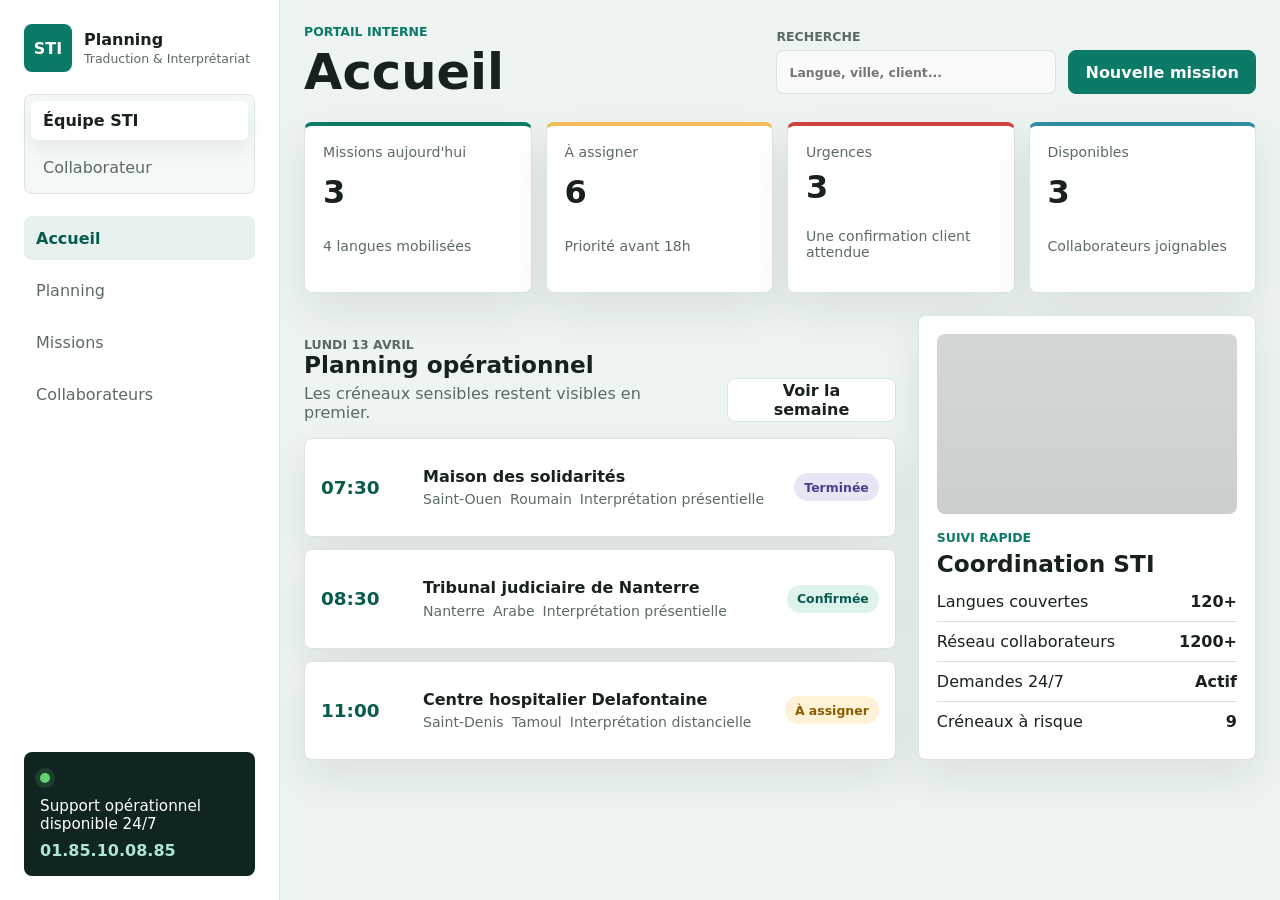
<file: index.html>
<!doctype html>
<html lang="fr">
  <head>
    <meta charset="utf-8" />
    <meta name="viewport" content="width=device-width, initial-scale=1" />
    <title>STI Planning</title>
    <link rel="preconnect" href="https://images.unsplash.com" />
    <link rel="stylesheet" href="styles.css" />
  </head>
  <body>
    <div class="app-shell">
      <aside class="sidebar" aria-label="Navigation principale">
        <a class="brand" href="#interne/accueil" aria-label="STI Planning">
          <span class="brand-mark">STI</span>
          <span>
            <strong>Planning</strong>
            <small>Traduction & Interprétariat</small>
          </span>
        </a>

        <div class="portal-switch" aria-label="Choix du portail">
          <button class="portal-button is-active" type="button" data-portal="interne">
            Équipe STI
          </button>
          <button class="portal-button" type="button" data-portal="externe">
            Collaborateur
          </button>
        </div>

        <nav class="nav-list" aria-label="Pages">
          <a class="nav-item" href="#interne/accueil" data-nav="interne:accueil">Accueil</a>
          <a class="nav-item" href="#interne/planning" data-nav="interne:planning">Planning</a>
          <a class="nav-item" href="#interne/missions" data-nav="interne:missions">Missions</a>
          <a class="nav-item" href="#interne/collaborateurs" data-nav="interne:collaborateurs">Collaborateurs</a>
          <a class="nav-item external-only" href="#externe/accueil" data-nav="externe:accueil">Accueil</a>
          <a class="nav-item external-only" href="#externe/planning" data-nav="externe:planning">Planning</a>
          <a class="nav-item external-only" href="#externe/missions" data-nav="externe:missions">Missions</a>
        </nav>

        <div class="support-box">
          <span class="status-dot"></span>
          <p>Support opérationnel disponible 24/7</p>
          <a href="tel:+33185100885">01.85.10.08.85</a>
        </div>
      </aside>

      <main class="main-area">
        <header class="topbar">
          <div>
            <p class="eyebrow" id="portal-eyebrow">Portail interne</p>
            <h1 id="page-title">Accueil</h1>
          </div>
          <div class="topbar-actions">
            <label class="search-field">
              <span>Recherche</span>
              <input id="global-search" type="search" placeholder="Langue, ville, client..." />
            </label>
            <button class="primary-action" id="new-mission-button" type="button">Nouvelle mission</button>
          </div>
        </header>

        <section class="notice" id="notice" aria-live="polite" hidden></section>
        <section class="view" id="app-view" aria-live="polite"></section>
      </main>
    </div>

    <dialog class="mission-dialog" id="mission-dialog">
      <form method="dialog">
        <button class="dialog-close" type="submit" formnovalidate aria-label="Fermer">x</button>
        <p class="eyebrow">Nouvelle mission</p>
        <h2>Ajouter une demande au planning</h2>
        <div class="form-grid">
          <label>
            Client
            <input name="client" required placeholder="Tribunal, hôpital, association..." />
          </label>
          <label>
            Ville
            <input name="city" required placeholder="Nanterre" />
          </label>
          <label>
            Date
            <input name="date" type="date" required />
          </label>
          <label>
            Heure
            <input name="time" type="time" required />
          </label>
          <label>
            Langue
            <input name="language" required placeholder="Arabe, LSF, roumain..." />
          </label>
          <label>
            Type
            <select name="type">
              <option>Interprétation présentielle</option>
              <option>Interprétation distancielle</option>
              <option>Traduction</option>
              <option>Transcription</option>
            </select>
          </label>
        </div>
        <menu class="dialog-actions">
          <button class="secondary-action" type="submit" value="cancel" formnovalidate>Annuler</button>
          <button class="primary-action" value="confirm">Ajouter au planning</button>
        </menu>
      </form>
    </dialog>

    <dialog class="mission-dialog detail-dialog" id="external-mission-dialog">
      <form method="dialog">
        <button class="dialog-close" type="submit" aria-label="Fermer">x</button>
        <div id="external-mission-detail"></div>
        <menu class="dialog-actions">
          <button class="secondary-action" value="cancel">Fermer</button>
        </menu>
      </form>
    </dialog>

    <dialog class="mission-dialog calendar-dialog" id="global-calendar-dialog">
      <form method="dialog">
        <button class="dialog-close" type="submit" aria-label="Fermer">x</button>
        <div id="global-calendar-content"></div>
        <menu class="dialog-actions">
          <button class="secondary-action" value="cancel">Fermer</button>
        </menu>
      </form>
    </dialog>

    <script src="app.js" defer></script>
  </body>
</html>
</file>
<file: styles.css>
:root {
  color-scheme: light;
  --ink: #182020;
  --muted: #5c6a67;
  --line: #dce4e1;
  --panel: #ffffff;
  --panel-soft: #f4f8f6;
  --field: #f9fbfa;
  --green: #0b7a66;
  --green-strong: #075c4e;
  --red: #cf4040;
  --yellow: #f2bc57;
  --cyan: #2d8ea3;
  --violet: #6657a6;
  --shadow: 0 18px 45px rgba(24, 32, 32, 0.09);
}

* {
  box-sizing: border-box;
}

body {
  margin: 0;
  min-width: 320px;
  max-width: 100%;
  overflow-x: hidden;
  background: #edf4f1;
  color: var(--ink);
  font-family:
    Inter, ui-sans-serif, system-ui, -apple-system, BlinkMacSystemFont, "Segoe UI",
    sans-serif;
}

button,
input,
select {
  font: inherit;
}

a {
  color: inherit;
}

.app-shell {
  display: grid;
  grid-template-columns: 280px minmax(0, 1fr);
  max-width: 100%;
  min-height: 100vh;
}

.sidebar {
  position: sticky;
  top: 0;
  display: flex;
  flex-direction: column;
  gap: 22px;
  height: 100vh;
  padding: 24px;
  background: #ffffff;
  border-right: 1px solid var(--line);
}

.brand {
  display: flex;
  align-items: center;
  gap: 12px;
  color: var(--ink);
  text-decoration: none;
}

.brand-mark {
  display: grid;
  place-items: center;
  width: 48px;
  height: 48px;
  border-radius: 8px;
  background: var(--green);
  color: #ffffff;
  font-weight: 800;
  letter-spacing: 0;
}

.brand strong,
.brand small {
  display: block;
}

.brand small {
  margin-top: 2px;
  color: var(--muted);
  font-size: 0.78rem;
}

.portal-switch {
  display: grid;
  grid-template-columns: 1fr;
  gap: 8px;
  padding: 6px;
  background: var(--panel-soft);
  border: 1px solid var(--line);
  border-radius: 8px;
}

.portal-button {
  border: 0;
  border-radius: 6px;
  padding: 10px 12px;
  background: transparent;
  color: var(--muted);
  cursor: pointer;
  text-align: left;
}

.portal-button.is-active {
  background: #ffffff;
  color: var(--ink);
  box-shadow: 0 8px 18px rgba(24, 32, 32, 0.07);
  font-weight: 700;
}

.nav-list {
  display: grid;
  gap: 8px;
}

.nav-item {
  min-height: 44px;
  display: flex;
  align-items: center;
  padding: 0 12px;
  border-radius: 8px;
  color: var(--muted);
  text-decoration: none;
}

.nav-item:hover,
.nav-item.is-active {
  background: #e7f2ef;
  color: var(--green-strong);
  font-weight: 700;
}

.external-only {
  display: none;
}

.is-external .nav-item:not(.external-only) {
  display: none;
}

.is-external .external-only {
  display: flex;
}

.support-box {
  margin-top: auto;
  padding: 16px;
  border-radius: 8px;
  background: #102421;
  color: #ffffff;
}

.support-box p {
  margin: 10px 0 8px;
  font-size: 0.95rem;
}

.support-box a {
  color: #aee5d8;
  font-weight: 700;
  text-decoration: none;
}

.status-dot {
  display: inline-block;
  width: 10px;
  height: 10px;
  border-radius: 999px;
  background: #63d471;
  box-shadow: 0 0 0 5px rgba(99, 212, 113, 0.16);
}

.main-area {
  min-width: 0;
  max-width: 100%;
  padding: 24px;
}

.topbar {
  display: flex;
  align-items: center;
  justify-content: space-between;
  gap: 24px;
  margin-bottom: 22px;
}

.eyebrow {
  margin: 0 0 6px;
  color: var(--green);
  font-size: 0.78rem;
  font-weight: 800;
  letter-spacing: 0;
  text-transform: uppercase;
}

h1,
h2,
h3,
p {
  overflow-wrap: anywhere;
}

p {
  overflow-wrap: break-word;
}

h1,
h2,
h3 {
  margin: 0;
  line-height: 1.1;
}

h1 {
  font-size: clamp(2rem, 4vw, 3.1rem);
}

h2 {
  font-size: 1.45rem;
}

h3 {
  font-size: 1rem;
}

.topbar-actions {
  display: flex;
  align-items: end;
  gap: 12px;
}

.search-field {
  display: grid;
  gap: 6px;
  color: var(--muted);
  font-size: 0.78rem;
  font-weight: 700;
  text-transform: uppercase;
}

.search-field input,
.form-grid input,
.form-grid select,
.filter-strip input,
.filter-strip select {
  min-height: 44px;
  border: 1px solid var(--line);
  border-radius: 8px;
  background: var(--field);
  color: var(--ink);
  padding: 0 12px;
  outline-color: var(--green);
}

.search-field input {
  width: min(280px, 32vw);
}

.primary-action,
.secondary-action,
.small-action {
  min-height: 44px;
  border-radius: 8px;
  cursor: pointer;
  font-weight: 800;
}

.primary-action {
  border: 1px solid var(--green);
  background: var(--green);
  color: #ffffff;
  padding: 0 16px;
}

.secondary-action,
.small-action {
  border: 1px solid var(--line);
  background: #ffffff;
  color: var(--ink);
  padding: 0 14px;
}

.small-action {
  min-height: 36px;
  font-size: 0.88rem;
}

.notice {
  margin-bottom: 18px;
  padding: 14px 16px;
  border: 1px solid #bee4d8;
  border-radius: 8px;
  background: #e5f6f1;
  color: var(--green-strong);
  font-weight: 700;
}

.view {
  display: grid;
  gap: 22px;
  min-width: 0;
  max-width: 100%;
}

.split-layout {
  display: grid;
  grid-template-columns: minmax(0, 1.4fr) minmax(300px, 0.8fr);
  gap: 22px;
  min-width: 0;
}

.section {
  display: grid;
  gap: 16px;
  min-width: 0;
}

.section-header {
  display: flex;
  align-items: end;
  justify-content: space-between;
  gap: 16px;
}

.section-actions {
  display: flex;
  flex-wrap: wrap;
  gap: 10px;
  align-items: center;
  justify-content: flex-end;
}

.section-header p {
  margin: 6px 0 0;
  color: var(--muted);
  max-width: 72ch;
}

.metric-grid {
  display: grid;
  grid-template-columns: repeat(4, minmax(0, 1fr));
  gap: 14px;
}

.metric-card,
.mission-card,
.collaborator-card,
.timeline-item,
.profile-panel,
.planning-panel,
.empty-state {
  border: 1px solid var(--line);
  border-radius: 8px;
  background: var(--panel);
  box-shadow: var(--shadow);
}

.metric-card {
  display: grid;
  gap: 8px;
  min-height: 132px;
  padding: 18px;
}

.metric-card span,
.meta,
.mission-meta,
.availability,
.day-label {
  color: var(--muted);
  font-size: 0.88rem;
}

.metric-card strong {
  font-size: 2rem;
}

.metric-card.accent-red {
  border-top: 4px solid var(--red);
}

.metric-card.accent-yellow {
  border-top: 4px solid var(--yellow);
}

.metric-card.accent-green {
  border-top: 4px solid var(--green);
}

.metric-card.accent-cyan {
  border-top: 4px solid var(--cyan);
}

.timeline-list,
.mission-list,
.collaborator-list,
.external-list,
.external-mission-list {
  display: grid;
  gap: 12px;
}

.timeline-item,
.mission-card {
  display: grid;
  grid-template-columns: 88px minmax(0, 1fr) auto;
  gap: 14px;
  align-items: center;
  min-height: 94px;
  padding: 16px;
}

.timeline-time {
  color: var(--green-strong);
  font-size: 1.15rem;
  font-weight: 800;
}

.timeline-main {
  display: grid;
  gap: 6px;
  min-width: 0;
}

.mission-meta {
  display: flex;
  flex-wrap: wrap;
  gap: 8px;
}

.badge,
.type-chip,
.language-chip,
.status-chip {
  display: inline-flex;
  align-items: center;
  min-height: 28px;
  border-radius: 999px;
  padding: 0 10px;
  font-size: 0.78rem;
  font-weight: 800;
  white-space: nowrap;
}

.badge {
  background: #e7f2ef;
  color: var(--green-strong);
}

.status-chip.confirmed {
  background: #dff3ed;
  color: #075c4e;
}

.status-chip.pending {
  background: #fff2d6;
  color: #8a5c00;
}

.status-chip.urgent {
  background: #fae4e4;
  color: #a12929;
}

.status-chip.done {
  background: #e8e6f5;
  color: #4c3f8d;
}

.planning-panel {
  overflow-x: auto;
  border: 2px solid #b7d3ca;
}

.planning-toolbar,
.filter-strip {
  display: flex;
  flex-wrap: wrap;
  gap: 12px;
  align-items: center;
  justify-content: space-between;
  padding: 16px;
  border-bottom: 1px solid var(--line);
}

.filter-strip {
  justify-content: flex-start;
  background: #ffffff;
  border: 1px solid var(--line);
  border-radius: 8px;
}

.mission-filter-tabs {
  display: flex;
  flex-wrap: wrap;
  gap: 8px;
  width: 100%;
}

.mission-filter-tabs button {
  display: inline-flex;
  align-items: center;
  gap: 8px;
  min-height: 38px;
  border: 1px solid var(--line);
  border-radius: 8px;
  background: #f8fbfa;
  color: var(--muted);
  padding: 0 12px;
  cursor: pointer;
  font-weight: 800;
}

.mission-filter-tabs button.is-active {
  border-color: #9bd8c6;
  background: #dff3ed;
  color: var(--green-strong);
}

.mission-filter-tabs span {
  display: grid;
  place-items: center;
  min-width: 24px;
  min-height: 24px;
  border-radius: 999px;
  background: #ffffff;
  color: var(--ink);
  font-size: 0.78rem;
}

.calendar-scroll-note {
  padding: 10px 16px;
  border-bottom: 1px solid var(--line);
  background: #f5faf8;
  color: var(--muted);
  font-size: 0.9rem;
  font-weight: 700;
}

.calendar-dialog {
  width: min(1120px, calc(100vw - 28px));
}

.global-calendar {
  display: grid;
  gap: 16px;
}

.global-calendar-header {
  display: flex;
  justify-content: space-between;
  align-items: end;
  gap: 16px;
  padding-right: 38px;
}

.global-calendar-header p {
  margin: 6px 0 0;
  color: var(--muted);
}

.calendar-nav {
  display: flex;
  flex-wrap: wrap;
  gap: 8px;
  justify-content: flex-end;
}

.global-calendar-scroll {
  overflow-x: auto;
  border: 1px solid var(--line);
  border-radius: 8px;
  background: #dce4e1;
}

.global-calendar-grid {
  display: grid;
  grid-template-columns: repeat(7, minmax(132px, 1fr));
  min-width: 924px;
  gap: 1px;
}

.calendar-weekday,
.calendar-cell {
  background: #ffffff;
}

.calendar-weekday {
  min-height: 40px;
  display: grid;
  place-items: center;
  color: var(--green-strong);
  font-size: 0.82rem;
  font-weight: 800;
  text-transform: uppercase;
}

.calendar-cell {
  display: grid;
  align-content: start;
  gap: 8px;
  min-height: 154px;
  padding: 10px;
}

.calendar-cell.is-muted {
  background: #f3f7f5;
}

.calendar-cell-header {
  display: flex;
  justify-content: space-between;
  gap: 8px;
  align-items: center;
}

.calendar-cell-header span {
  display: grid;
  place-items: center;
  min-width: 26px;
  min-height: 26px;
  border-radius: 999px;
  background: #e7f2ef;
  color: var(--green-strong);
  font-size: 0.78rem;
  font-weight: 800;
}

.calendar-cell-events {
  display: grid;
  gap: 6px;
}

.calendar-event {
  display: grid;
  gap: 2px;
  min-height: 58px;
  border: 1px solid var(--line);
  border-left: 4px solid var(--green);
  border-radius: 8px;
  background: #ffffff;
  padding: 7px 8px;
  cursor: pointer;
  text-align: left;
}

.calendar-event.pending {
  border-left-color: var(--yellow);
}

.calendar-event.urgent {
  border-left-color: var(--red);
}

.calendar-event.done {
  border-left-color: var(--violet);
}

.calendar-event span {
  color: var(--green-strong);
  font-size: 0.78rem;
  font-weight: 800;
}

.calendar-event strong,
.calendar-event small {
  overflow-wrap: anywhere;
}

.calendar-event small,
.calendar-empty {
  color: var(--muted);
  font-size: 0.78rem;
}

.calendar-event:hover,
.calendar-event:focus-visible {
  border-color: #8fb8ad;
  outline: 3px solid rgba(11, 122, 102, 0.16);
  outline-offset: 1px;
}

.week-grid {
  display: grid;
  grid-template-columns: repeat(7, minmax(280px, 1fr));
  min-width: 1960px;
  min-height: 560px;
  background: #dce4e1;
}

.day-column {
  display: grid;
  align-content: start;
  gap: 12px;
  min-width: 0;
  padding: 14px;
  background: #fbfdfc;
  border-right: 1px solid #cbd9d5;
}

.day-column:last-child {
  border-right: 0;
}

.day-title {
  display: flex;
  align-items: start;
  justify-content: space-between;
  gap: 12px;
  min-height: 66px;
  padding: 12px;
  border: 1px solid #cbd9d5;
  border-radius: 8px;
  background: #ffffff;
  color: var(--ink);
  font-weight: 800;
}

.day-name,
.day-date {
  display: block;
}

.day-name {
  font-size: 1.08rem;
}

.day-date {
  margin-top: 4px;
  color: var(--muted);
  font-size: 0.82rem;
}

.day-count {
  display: inline-flex;
  align-items: center;
  min-height: 28px;
  border-radius: 999px;
  background: #e7f2ef;
  color: var(--green-strong);
  padding: 0 10px;
  font-size: 0.78rem;
  white-space: nowrap;
}

.planning-event {
  display: grid;
  gap: 8px;
  min-width: 0;
  min-height: 150px;
  padding: 14px;
  border: 1px solid #cbd9d5;
  border-left: 6px solid var(--green);
  border-radius: 8px;
  background: #ffffff;
  cursor: pointer;
  text-align: left;
  box-shadow: 0 10px 24px rgba(24, 32, 32, 0.07);
}

.planning-event strong,
.planning-event span {
  min-width: 0;
  overflow-wrap: anywhere;
}

.planning-event.urgent {
  border-left-color: var(--red);
}

.planning-event.pending {
  border-left-color: var(--yellow);
}

.planning-event.done {
  border-left-color: var(--violet);
}

.planning-event:hover {
  border-color: #8fb8ad;
  transform: translateY(-1px);
}

.event-time {
  color: var(--green-strong);
  font-weight: 800;
}

.type-chip {
  width: fit-content;
  max-width: 100%;
  background: #eef6f7;
  color: #236e7c;
  line-height: 1.2;
  white-space: normal;
}

.language-chip {
  width: fit-content;
  background: #e7f2ef;
  color: var(--green-strong);
}

.profile-panel {
  padding: 18px;
}

.profile-panel {
  display: grid;
  gap: 16px;
  align-content: start;
}

.profile-cover {
  min-height: 180px;
  border-radius: 8px;
  background:
    linear-gradient(rgba(16, 36, 33, 0.18), rgba(16, 36, 33, 0.22)),
    url("https://images.unsplash.com/photo-1517245386807-bb43f82c33c4?auto=format&fit=crop&w=1000&q=80")
      center/cover;
}

.quick-list {
  display: grid;
  gap: 10px;
  padding: 0;
  margin: 0;
  list-style: none;
}

.quick-list li {
  display: flex;
  justify-content: space-between;
  gap: 16px;
  padding-bottom: 10px;
  border-bottom: 1px solid var(--line);
}

.quick-list li:last-child {
  border-bottom: 0;
}

.mission-card {
  grid-template-columns: minmax(0, 1fr) auto;
  align-items: start;
}

.mission-card button {
  justify-self: end;
}

.mission-title {
  display: flex;
  flex-wrap: wrap;
  align-items: center;
  gap: 8px;
  margin-bottom: 8px;
}

.document-panel {
  display: grid;
  gap: 8px;
  margin-top: 14px;
}

.document-row {
  display: grid;
  grid-template-columns: minmax(0, 1fr) auto;
  gap: 12px;
  align-items: center;
  min-height: 54px;
  padding: 10px 12px;
  border: 1px solid var(--line);
  border-radius: 8px;
  background: #f8fbfa;
}

.document-row strong,
.document-row span {
  display: block;
}

.document-row span {
  margin-top: 3px;
  color: var(--muted);
  font-size: 0.84rem;
}

.document-actions {
  display: flex;
  flex-wrap: wrap;
  gap: 8px;
  justify-content: flex-end;
  align-items: center;
}

.document-chip {
  display: inline-flex;
  align-items: center;
  min-height: 30px;
  border-radius: 999px;
  padding: 0 10px;
  font-size: 0.78rem;
  font-weight: 800;
  white-space: nowrap;
}

.document-chip.uploaded {
  background: #dff3ed;
  color: var(--green-strong);
}

.document-chip.missing {
  background: #fff2d6;
  color: #8a5c00;
}

.document-chip.locked {
  background: #eef2f1;
  color: var(--muted);
}

.collaborator-grid {
  display: grid;
  grid-template-columns: repeat(3, minmax(0, 1fr));
  gap: 14px;
}

.collaborator-card {
  display: grid;
  gap: 14px;
  min-height: 260px;
  padding: 16px;
}

.collaborator-head {
  display: flex;
  align-items: center;
  gap: 12px;
}

.avatar {
  width: 56px;
  height: 56px;
  border-radius: 8px;
  object-fit: cover;
  background: var(--panel-soft);
}

.collaborator-card .language-row {
  display: flex;
  flex-wrap: wrap;
  gap: 8px;
}

.availability {
  display: grid;
  grid-template-columns: repeat(5, 1fr);
  gap: 6px;
}

.availability span {
  display: grid;
  place-items: center;
  min-height: 34px;
  border-radius: 6px;
  background: #f0f4f2;
  font-weight: 800;
}

.availability .is-free {
  background: #dff3ed;
  color: var(--green-strong);
}

.external-hero {
  display: grid;
  grid-template-columns: 1fr;
  gap: 22px;
}

.external-summary {
  display: grid;
  gap: 18px;
  align-content: start;
  padding: 0;
}

.external-list .timeline-item {
  grid-template-columns: 86px minmax(0, 1fr);
}

.availability-editor {
  display: grid;
  grid-template-columns: repeat(7, minmax(110px, 1fr));
  gap: 10px;
}

.availability-day {
  display: grid;
  gap: 10px;
  align-content: start;
  padding: 12px;
  border: 1px solid var(--line);
  border-radius: 8px;
  background: #ffffff;
}

.availability-summary {
  display: block;
  margin-top: 4px;
  color: var(--muted);
  font-size: 0.8rem;
  font-weight: 700;
}

.slot-buttons {
  display: grid;
  gap: 6px;
}

.availability-day button {
  min-height: 38px;
  border: 1px solid var(--line);
  border-radius: 8px;
  background: #f8fbfa;
  cursor: pointer;
  font-weight: 800;
}

.availability-day button.is-free {
  border-color: #9bd8c6;
  background: #dff3ed;
  color: var(--green-strong);
}

.collaborator-week-grid {
  display: grid;
  grid-template-columns: repeat(7, minmax(150px, 1fr));
  min-height: 420px;
  overflow-x: auto;
  border: 1px solid var(--line);
  border-radius: 8px;
  background: #ffffff;
  box-shadow: var(--shadow);
}

.collaborator-day-column {
  display: grid;
  align-content: start;
  gap: 10px;
  min-width: 0;
  padding: 14px;
  border-right: 1px solid var(--line);
}

.collaborator-day-column:last-child {
  border-right: 0;
}

.external-mission-event {
  display: grid;
  gap: 7px;
  min-height: 138px;
  padding: 12px;
  border: 1px solid var(--line);
  border-left: 5px solid var(--green);
  border-radius: 8px;
  background: #ffffff;
}

.external-mission-event.pending {
  border-left-color: var(--yellow);
}

.external-mission-event.urgent {
  border-left-color: var(--red);
}

.external-mission-event.done {
  border-left-color: var(--violet);
}

.external-mission-card {
  display: grid;
  gap: 12px;
  padding: 16px;
  border: 1px solid var(--line);
  border-radius: 8px;
  background: #ffffff;
  box-shadow: var(--shadow);
}

.clickable-mission {
  cursor: pointer;
}

.clickable-mission:hover,
.clickable-mission:focus-visible {
  border-color: #8fb8ad;
  outline: 3px solid rgba(11, 122, 102, 0.16);
  outline-offset: 2px;
}

.modal-mission-detail {
  display: grid;
  gap: 18px;
}

.detail-grid {
  display: grid;
  grid-template-columns: repeat(2, minmax(0, 1fr));
  gap: 10px;
}

.detail-grid div,
.mission-note {
  padding: 12px;
  border: 1px solid var(--line);
  border-radius: 8px;
  background: #f8fbfa;
}

.detail-grid span,
.mission-note span {
  display: block;
  margin-bottom: 4px;
  color: var(--muted);
  font-size: 0.78rem;
  font-weight: 800;
  text-transform: uppercase;
}

.detail-grid strong,
.mission-note p {
  margin: 0;
}

.more-missions {
  display: inline-flex;
  align-items: center;
  min-height: 34px;
  width: fit-content;
  border-radius: 8px;
  background: #e7f2ef;
  color: var(--green-strong);
  padding: 0 10px;
  font-size: 0.82rem;
  font-weight: 800;
}

.empty-state {
  padding: 22px;
  color: var(--muted);
}

.day-column .empty-state,
.collaborator-day-column .empty-state {
  box-shadow: none;
}

.mission-dialog {
  width: min(680px, calc(100vw - 28px));
  border: 0;
  border-radius: 8px;
  padding: 0;
  box-shadow: 0 30px 90px rgba(0, 0, 0, 0.25);
}

.mission-dialog::backdrop {
  background: rgba(24, 32, 32, 0.45);
}

.mission-dialog form {
  position: relative;
  display: grid;
  gap: 18px;
  padding: 24px;
}

.dialog-close {
  position: absolute;
  top: 12px;
  right: 12px;
  width: 38px;
  height: 38px;
  border: 1px solid var(--line);
  border-radius: 8px;
  background: #ffffff;
  cursor: pointer;
  font-size: 1.3rem;
}

.form-grid {
  display: grid;
  grid-template-columns: repeat(2, minmax(0, 1fr));
  gap: 14px;
}

.form-grid label {
  display: grid;
  gap: 7px;
  color: var(--muted);
  font-weight: 800;
}

.dialog-actions {
  display: flex;
  justify-content: end;
  gap: 10px;
  margin: 0;
  padding: 0;
}

@media (max-width: 1100px) {
  .app-shell {
    grid-template-columns: 1fr;
  }

  .sidebar {
    position: static;
    height: auto;
  }

  .nav-list {
    grid-template-columns: repeat(4, minmax(120px, 1fr));
  }

  .is-external .nav-list {
    grid-template-columns: repeat(3, minmax(120px, 1fr));
  }

  .support-box {
    display: none;
  }

  .split-layout,
  .external-hero {
    grid-template-columns: 1fr;
  }

  .metric-grid,
  .collaborator-grid {
    grid-template-columns: repeat(2, minmax(0, 1fr));
  }

  .availability-editor {
    grid-template-columns: repeat(4, minmax(110px, 1fr));
  }

  .collaborator-week-grid {
    grid-template-columns: repeat(7, minmax(190px, 1fr));
  }
}

@media (max-width: 760px) {
  .sidebar,
  .main-area {
    padding: 16px;
  }

  .app-shell {
    background: #edf4f1;
  }

  .sidebar {
    gap: 14px;
    max-width: 100%;
    overflow: hidden;
    border-right: 0;
    border-bottom: 1px solid var(--line);
  }

  .brand-mark {
    width: 44px;
    height: 44px;
  }

  .portal-switch {
    grid-template-columns: repeat(2, minmax(0, 1fr));
    width: 100%;
  }

  .portal-button {
    padding: 9px 6px;
    font-size: 0.94rem;
    text-align: center;
    white-space: nowrap;
  }

  .topbar,
  .topbar-actions,
  .section-header,
  .planning-toolbar,
  .global-calendar-header {
    align-items: stretch;
    flex-direction: column;
  }

  .section-actions,
  .calendar-nav {
    justify-content: stretch;
  }

  .section-actions > *,
  .calendar-nav > * {
    flex: 1 1 100%;
  }

  .search-field input {
    width: 100%;
  }

  .nav-list,
  .metric-grid,
  .collaborator-grid,
  .form-grid,
  .availability-editor {
    grid-template-columns: 1fr;
  }

  .nav-list,
  .is-external .nav-list {
    display: flex;
    gap: 8px;
    max-width: 100%;
    overflow-x: auto;
    padding-bottom: 4px;
    scrollbar-width: thin;
  }

  .nav-item {
    flex: 0 0 auto;
    min-height: 40px;
    border: 1px solid var(--line);
    background: #ffffff;
    white-space: nowrap;
  }

  .timeline-item,
  .mission-card,
  .document-row,
  .detail-grid {
    grid-template-columns: 1fr;
  }

  .mission-card button {
    justify-self: stretch;
  }

  .document-row .small-action,
  .document-row .document-chip,
  .document-actions {
    justify-self: start;
  }

  .document-actions {
    justify-content: flex-start;
  }

  .week-grid {
    grid-template-columns: 1fr;
    min-width: 0;
    min-height: 0;
    gap: 12px;
    padding: 12px;
    background: #eef5f2;
  }

  .planning-panel {
    overflow-x: visible;
  }

  .day-column {
    border: 1px solid #cbd9d5;
    border-radius: 8px;
  }

  .day-title {
    display: grid;
    grid-template-columns: 1fr;
    min-height: 0;
  }

  .day-count {
    width: fit-content;
  }

  .day-column:last-child {
    border-right: 1px solid #cbd9d5;
  }

  .collaborator-week-grid {
    grid-template-columns: 1fr;
    min-height: 0;
    gap: 12px;
    padding: 12px;
    overflow-x: visible;
    background: #eef5f2;
  }

  .collaborator-day-column {
    border: 1px solid var(--line);
    border-radius: 8px;
    background: #ffffff;
  }

  .collaborator-day-column:last-child {
    border-right: 1px solid var(--line);
  }

  .planning-event,
  .external-mission-event {
    min-height: 0;
  }

  .calendar-dialog form {
    padding: 18px;
  }

  .global-calendar-header {
    padding-right: 34px;
  }

  .global-calendar-grid {
    grid-template-columns: repeat(7, minmax(118px, 1fr));
    min-width: 826px;
  }

  .calendar-cell {
    min-height: 132px;
  }

  .mission-filter-tabs button {
    flex: 1 1 100%;
    justify-content: space-between;
  }
}
</file>
